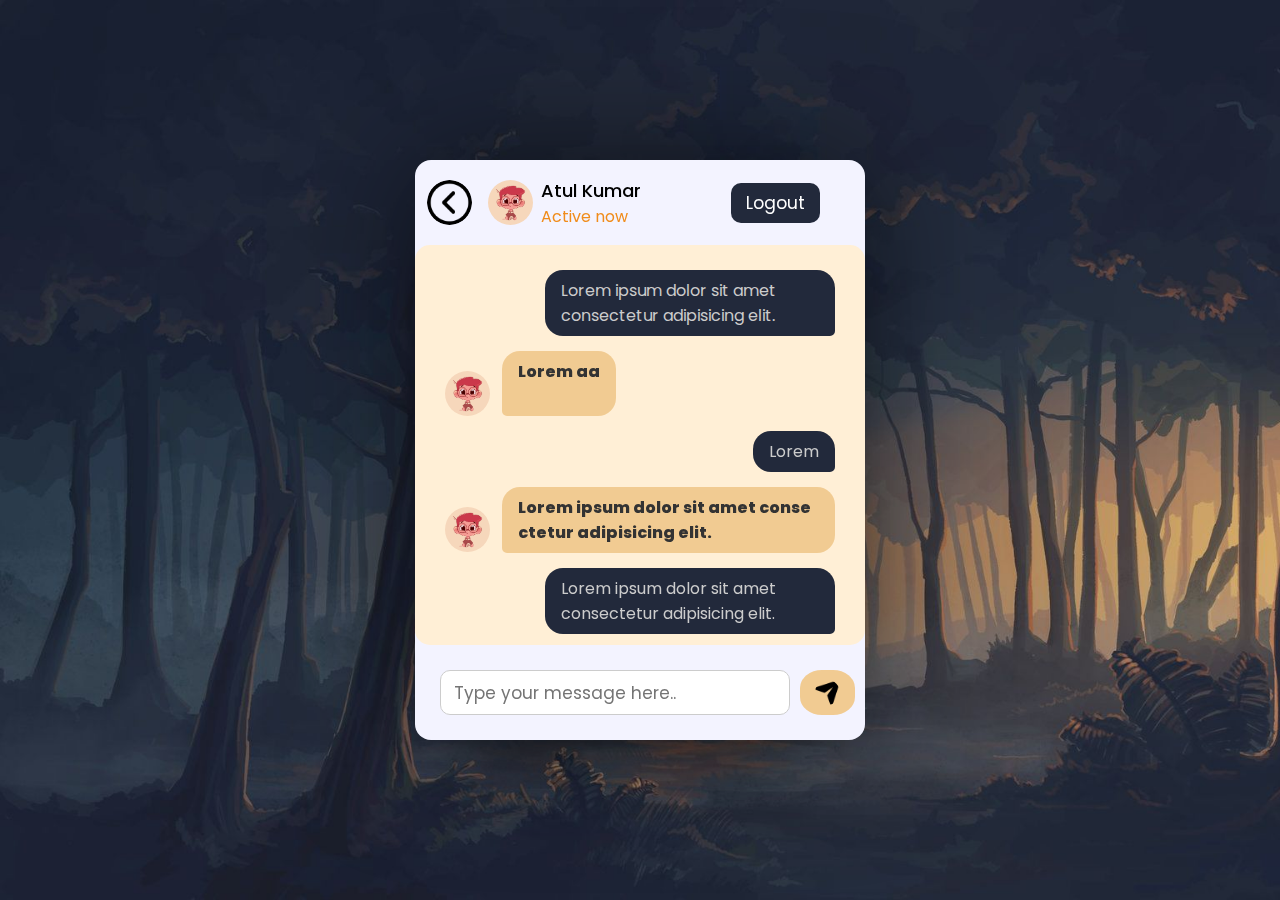
<file: Chat-area.html>
<html lang="en">
<head>
    <meta charset="UTF-8">
    <meta name="viewport" content="width=device-width, initial-scale=1.0">
    <title>Chat Application</title>
    <link rel="stylesheet" href="style.css">
</head>

<body>
    <div class="wrapper">
        <section class="chat-area">
            <header>
                <a href="#"><img src="./images/back-button.png" alt="<"></a>
                <img src="./images/person 1.png" alt="">
                <div class="details">
                    <span>Atul Kumar</span>
                    <p>Active now</p>
                </div>
                <a href="./Login-page.html" class="logout">Logout</a>
            </header>
            <div class="chat-box">
                <div class="chat outgoing">
                    <div class="details">
                        <p>Lorem ipsum dolor sit amet consectetur adipisicing elit.</p>
                    </div>
                </div>
                <div class="chat incoming">
                    <div class="details">
                        <img src="./images/person 1.png" alt="">
                        <p>Lorem aa</p>
                    </div>
                </div>
                <div class="chat outgoing">
                    <div class="details">
                        <p>Lorem </p>
                    </div>
                </div>
                <div class="chat incoming">
                    <div class="details">
                        <img src="./images/person 1.png" alt="">
                        <p>Lorem ipsum dolor sit amet consectetur adipisicing elit.</p>
                    </div>
                </div><div class="chat outgoing">
                    <div class="details">
                        <p>Lorem ipsum dolor sit amet consectetur adipisicing elit.</p>
                    </div>
                </div>
                <div class="chat incoming">
                    <div class="details">
                        <img src="./images/person 1.png" alt="">
                        <p>Lorem ipsum dolor sit amet consectetur adipisicing elit.</p>
                    </div>
                </div>
            </div>
            <form action="#" class="typing-area">
                <input type="text" placeholder="Type your message here..">
                <a href="#"><img src="./images/send.png" alt=">"></a>
            </form>
        </section>
    </div>
</body>
</html>
</file>
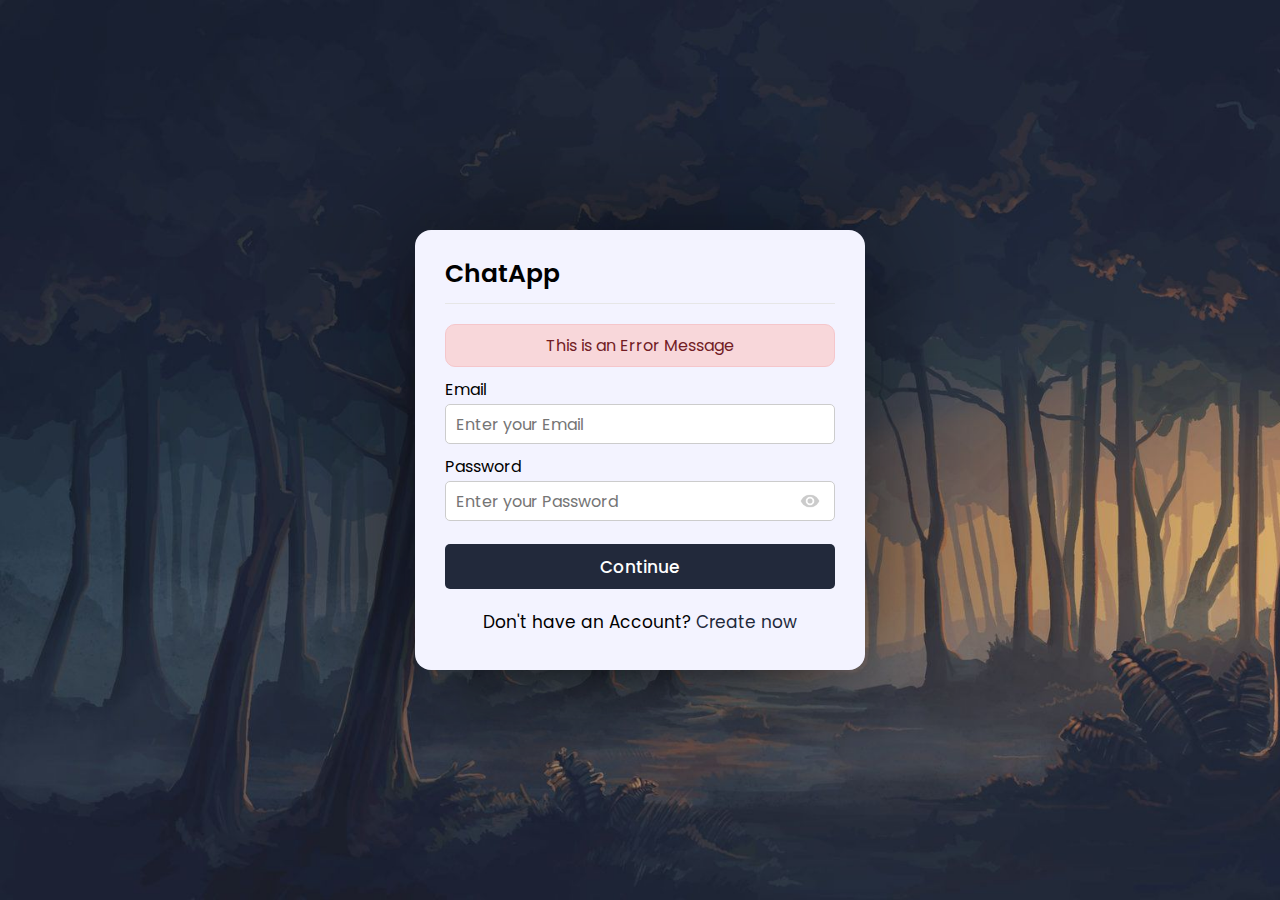
<file: Login-page.html>
<html lang="en">
<head>
    <meta charset="UTF-8">
    <meta name="viewport" content="width=device-width, initial-scale=1.0">
    <title>Chat Application</title>
    <link rel="stylesheet" href="style.css">
</head>
<body>
    <div class="wrapper">
        <section class="form signup">
            <header>ChatApp</header>
            <form action="#">
                <div class="error-text">This is an Error Message</div>
                <div class="field input">
                    <label>Email</label>
                    <input type="text" placeholder="Enter your Email">
                </div>
                <div class="field input">
                    <label>Password</label> 
                    <input type="password" placeholder="Enter your Password">
                    <i class="eye"><img src="./images/eye.png" alt=""></i>
                </div>
                <div class="field button">
                    <input type="submit" value="Continue">
                </div>
            </form>
            <div class="link"> Don't have an Account? <a href="Signup-page.html">Create now</a></div>
        </section>
    </div>
</body>


<script src="./javascript/pass-show-hide.js"></script>

</html>
</file>
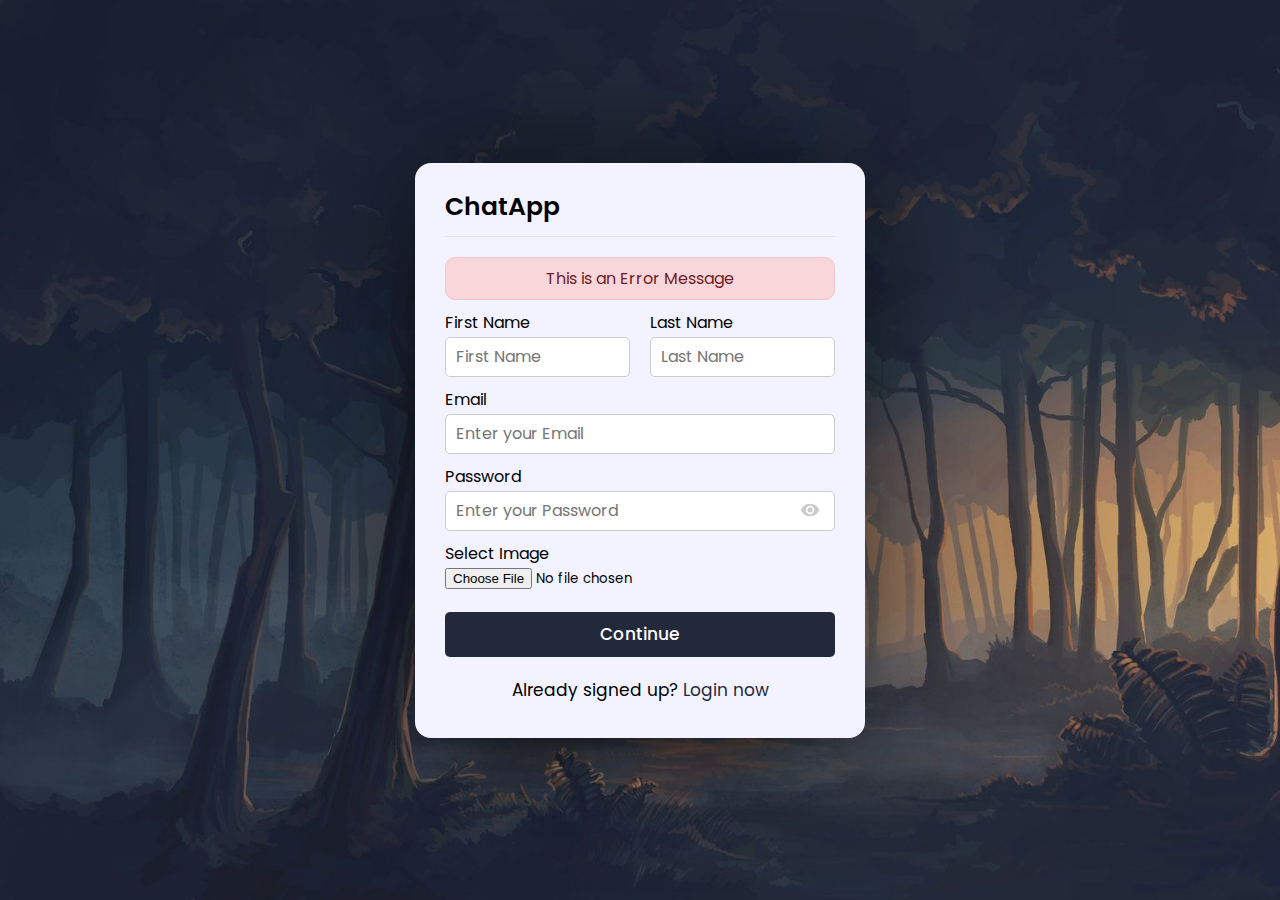
<file: Signup-page.html>
<html lang="en">
<head>
    <meta charset="UTF-8">
    <meta name="viewport" content="width=device-width, initial-scale=1.0">
    <title>Chat Application</title>
    <link rel="stylesheet" href="style.css">
</head>
<body>
    <div class="wrapper">
        <section class="form signup">
            <header>ChatApp</header>
            <form action="#">
                <div class="error-text">This is an Error Message</div>
                <div class="name-details">
                    <div class="field input">
                        <label>First Name</label>
                        <input type="text" placeholder="First Name">
                    </div>
                    <div class="field input">
                        <label>Last Name</label>
                        <input type="text" placeholder="Last Name">
                    </div>
                </div>
                <div class="field input">
                    <label>Email</label>
                    <input type="text" placeholder="Enter your Email">
                </div>
                <div class="field input">
                    <label>Password</label>
                    <input type="password" placeholder="Enter your Password">
                    <i class="eye"><img src="./images/eye.png" alt=""></i>
                </div>
                <div class="field">
                    <label>Select Image</label>
                    <input type="file">
                </div>
                <div class="field button">
                    <input type="submit" value="Continue">
                </div>
            </form>
            <div class="link"> Already signed up? <a href="./Login-page.html">Login now</a></div>
        </section>
    </div>
</body>

<script src="./javascript/pass-show-hide.js"></script>

</html>
</file>
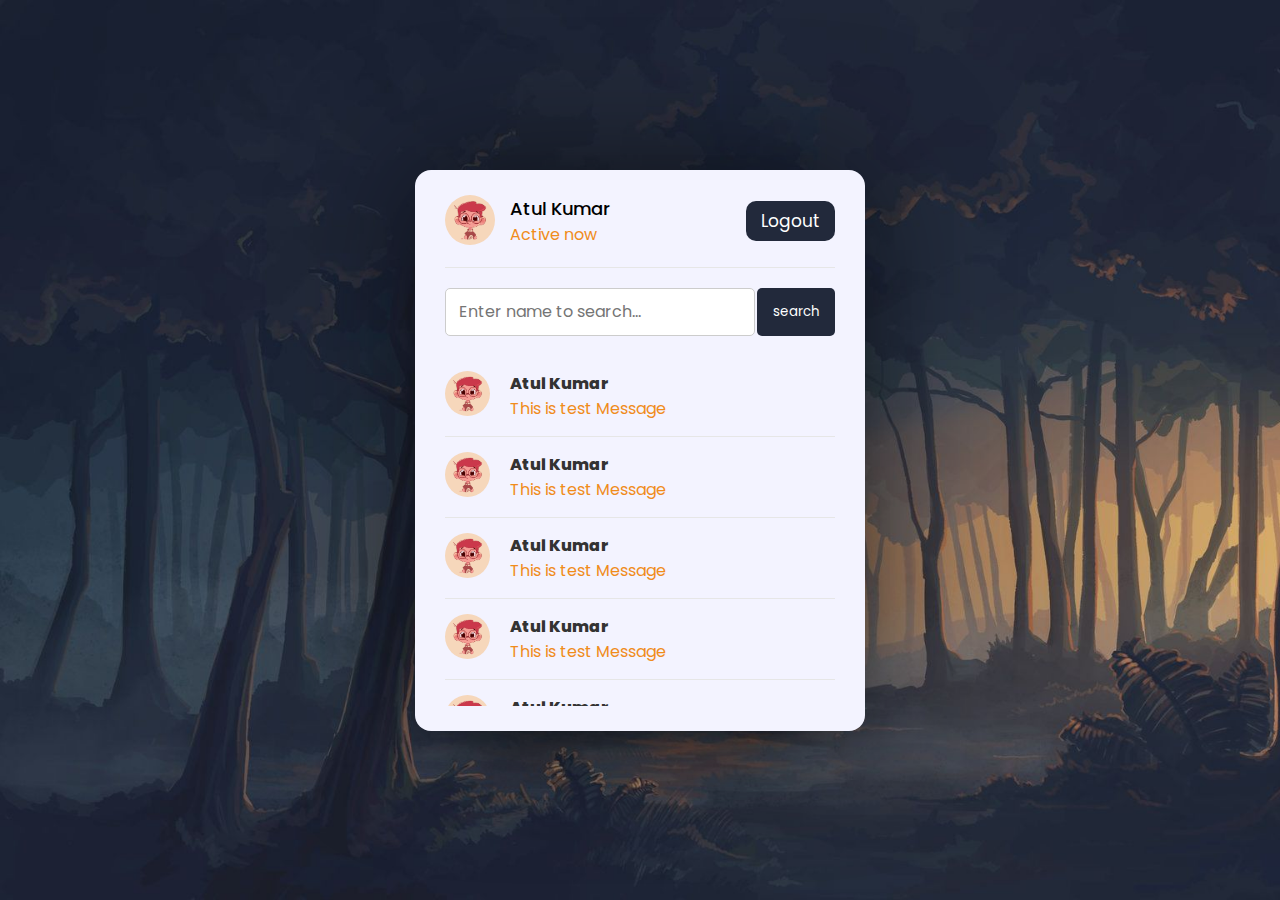
<file: user.html>
<html lang="en">
<head>
    <meta charset="UTF-8">
    <meta name="viewport" content="width=device-width, initial-scale=1.0">
    <title>Chat Application</title>
    <link rel="stylesheet" href="style.css">
</head>
<body>
    <div class="wrapper">
        <section class="users">
            <header>
                <div class="content">
                    <img src="./images/person 1.png">
                    <div class="details">
                        <span>Atul Kumar</span>
                        <p>Active now</p>
                    </div>
                </div>
                <a href="./Login-page.html" class="logout">Logout</a>
            </header>
            <div class="search">
                <span class="text">Select an user to start chat</span>
                <input type="text" placeholder="Enter name to search...">
                <button href="#">search</button>
            </div>
            <div class="users-list">
                <a href="#">
                    <div class="content">
                        <img src="./images/person 1.png" alt="">
                        <div class="details">
                            <span>Atul Kumar</span>
                            <p>This is test Message</p>
                        </div>
                        <div class="text" name="online-status"> </div>
                    </div>
                </a>
                <a href="#">
                    <div class="content">
                        <img src="./images/person 1.png" alt="">
                        <div class="details">
                            <span>Atul Kumar</span>
                            <p>This is test Message</p>
                        </div>
                        <div class="text" name="online-status"> </div>
                    </div>
                </a>
                <a href="#">
                    <div class="content">
                        <img src="./images/person 1.png" alt="">
                        <div class="details">
                            <span>Atul Kumar</span>
                            <p>This is test Message</p>
                        </div>
                        <div class="text" name="online-status"> </div>
                    </div>
                </a>
                <a href="#">
                    <div class="content">
                        <img src="./images/person 1.png" alt="">
                        <div class="details">
                            <span>Atul Kumar</span>
                            <p>This is test Message</p>
                        </div>
                        <div class="text" name="online-status"> </div>
                    </div>
                </a>
                <a href="#">
                    <div class="content">
                        <img src="./images/person 1.png" alt="">
                        <div class="details">
                            <span>Atul Kumar</span>
                            <p>This is test Message</p>
                        </div>
                        <div class="text" name="online-status"> </div>
                    </div>
                </a>
                <a href="#">
                    <div class="content">
                        <img src="./images/person 1.png" alt="">
                        <div class="details">
                            <span>Atul Kumar</span>
                            <p>This is test Message</p>
                        </div>
                        <div class="text" name="online-status"> </div>
                    </div>
                </a>
                <a href="#">
                    <div class="content">
                        <img src="./images/person 1.png" alt="">
                        <div class="details">
                            <span>Atul Kumar</span>
                            <p>This is test Message</p>
                        </div>
                        <div class="text" name="online-status"> </div>
                    </div>
                </a>
                <a href="#">
                    <div class="content">
                        <img src="./images/person 1.png" alt="">
                        <div class="details">
                            <span>Atul Kumar</span>
                            <p>This is test Message</p>
                        </div>
                        <div class="text" name="online-status"> </div>
                    </div>
                </a>
            </div>
        </section>
    </div>
</body>

<script src="./javascript/users.js"></script>

</html>
</file>
<file: style.css>
@import url(https://fonts.googleapis.com/css?family=Poppins:wght@200;);
*{
    margin: 0;
    padding: 0;
    box-sizing: border-box;
    text-decoration: none;
    font-family: 'Poppins', sans-serif;
}
body{
    display: flex;
    align-items: center;
    justify-content: center;
    min-height: 100vh;
    background-image: url(./images/background.jfif);
    background-attachment: fixed;
    background-size: cover;
}
.wrapper{
    background: #f3f3ff;
    width: 450px;
    border-radius: 16px;
    box-shadow: 0 0 128px 0 rgba(0,0,0,0.5),
    0 32px 64px -48px rgba(0,0,0,0.8);
}

/* Signup Form CSS Code */
.form{
    padding: 25px 30px;
}
.form header{
    font-size: 25px;
    font-weight: 600;
    padding-bottom: 10px;
    border-bottom: 1px solid #e6e6e6;

}
.form form{
    margin: 20px 0;
}
.form form .error-text{
    color: #721c24;
    background: #f8d7da;
    padding: 8px 10px;
    text-align: center;
    border-radius: 10px;
    margin-bottom: 10px;
    border: 1px solid #f5c6cb;
}
.form form .name-details{
    display: flex;
}
form .name-details .field:first-child{
    margin-right: 10px;
}
form .name-details .field:last-child{
    margin-left: 10px;
}
.form form .field{
    display: flex;
    position: relative;
    flex-direction: column;
    margin-bottom: 10px;
}
.form form .field label{
    margin-bottom: 2px;
}
.form form .field input{
    outline: none;
}
.form form .field .eye img{
    position: relative;
    opacity: .20;
    height: 20px;
    width: 20px;
}
.form form .input input{
    height: 40px;
    width: 100%;
    font-size: 16px;
    padding: 0px 10px;
    border: 1px solid #ccc;
    border-radius: 5px;
}
.form form .image input{
    font-size: 17px;
}
.form form .button input{
    margin-top: 13px;
    height: 45px;
    border: none;
    font-size: 17px;
    font-weight: 500;
    background: #22293b;
    color: #fff;
    border-radius: 5px;
    cursor: pointer;
}
.form form .field i{
    position: absolute;
    right: 15px;
    color: #ccc;
    top: 70%;
    transform: translateY(-50%);
    cursor: pointer;
}
.form .link{
    text-align: center;
    margin: 10px 0;
    font-size: 17px;
}
.form .link a{
    color:#22293b;
}
.form .link a:hover{
    text-decoration: underline;
    font-weight: 800;
    color: #22293b;
}

/* Users CSS Code */

.users{
    padding: 25px 30px;
}
.users header{
    display: flex;
    align-items: center;
    padding-bottom: 20px;
    justify-content: space-between;
    border-bottom: 1px solid #e6e6e6;
}
.wrapper img{
    object-fit: cover;
    border-radius: 50%;
}
.users header .content{
    display: flex;
}
.users header .content img{
    height: 50px;
    width: 50px;
}
.users header .details{
    margin-left: 15px;
}
.users header .details span{
    font-size: 18px;
    font-weight: 500;
}
.users header .details p{
    color: #f08c1b;

}
.users header .logout{
    background: #22293b;
    color: #fff;
    font-size: 17px;
    padding: 7px 15px;
    border-radius: 10px;
}
.users .search{
    margin: 20px 0;
    display: flex;
    position: relative;
    align-items: center;
    justify-content: space-between;
}
.users .search .text{
    font-size: 18px;
}
.users .search input{
    position: absolute;
    height: 48px;
    width: calc(100% - 80px);
    border: 1px solid #ccc;
    padding: 0px 13px;
    font-size: 16px;
    border-radius: 5px;
    outline: none;
}
.users .search input.active{
    opacity: 1;
    pointer-events: auto;
}
.users .search button{
    position: relative;
    width: 78px;
    height: 48px;
    padding: 7px 15px;
    border: none;
    outline: none;
    color: #fff;
    background: #22293b;
    border-radius: 5px;
}
.users .search i{
    position: relative;
}
.users-list{
    position: relative;
    max-height: 350px;
    overflow-y: auto;
}
.users-list::-webkit-scrollbar{
    width: 0px;
}
.users-list .content {
    display: flex;
    padding: 15px 0px;
    border-bottom: 1px solid #e6e6e6;
}
.users-list .content img{
    width: 45px;
    height: 45px;
    border-radius: 50%;
}
.users-list .content .details {
    margin-left: 15px;
    color: #333;
    padding: 0px 5px;
    justify-content: space-between;
}
.users-list .content .details p{
    color: #f08c1b;
}
.users-list .content .details span{
    font-weight: 800;
}

/* Chat Area CSS Code */

.chat-area header{
    display: flex;
    align-items: center;
    padding: 10px 4px;
}
.chat-area header .logout{
    background: #22293b;
    color: #fff;
    font-size: 17px;
    padding: 7px 15px;
    border-radius: 10px;
    margin-left: 90px;
}
.chat-area header img{
    height: 45px;
    width: 45px;
    border-radius: 50%;
    margin: 10px 8px;
}
.chat-area header span{
    font-size: 18px;
    font-weight: 500;
}
.chat-area header p{
    color: #f08c1b;
}
.chat-box {
    height: 400px;
    background: #ffefd6;
    padding: 10px 30px 20px 30px;
    border-radius: 15px;
    overflow-y: auto;
}
.chat-box .chat p{
    word-wrap: break-word;
    padding: 8px 16px;
    box-shadow: inset 0 32px 32px -32px rgb(0, 0, 0)
                inset 0 -32px 32px -32px rgb(0, 0, 0);
}
.chat-box .chat{
    margin: 15px 0;
}
.chat-box::-webkit-scrollbar{
    width: 0px;
}
.chat-box .outgoing{
    display: flex;
}
.outgoing .details{
    margin-left: auto;
    max-width: calc(100% - 100px);
}
.outgoing .details p{
    background: #22293b;
    color: #ccc;
    border-radius: 18px 18px 5px 18px;
}
.chat-box .incoming{
    display: flex;
    align-items: flex-end;
    word-break: break-all;
}
.incoming .details{
    display: flex;
    margin-right: auto;
    max-width: calc(100% -100px);
}
.incoming .details img{
    height: 45px;
    width: 45px;
    border-radius: 50%;
    margin-top: 20px;
}
.incoming .details p{
    margin-left: 12px;
    background-color: #f1cb92;
    color: #333;
    border-radius: 18px 18px 18px 5px;
    font-weight: 800;
}
.chat-area .typing-area{
    display: flex;
    padding: 20px;
    align-items: center;
    margin: 5px;
}
.typing-area input{
    height: 45px;
    width: 350px;
    font-size: 17px;
    border: 1px solid #ccc;
    padding: 0 13px;
    border-radius: 10px;
}
.typing-area a{
    padding: 10px 15px;
    background-color: #f1cb92;
    border-radius: 40%;
    margin-left: 10px;
}
.typing-area img{
    height: 25px;
    width: 25px;
}
</file>
